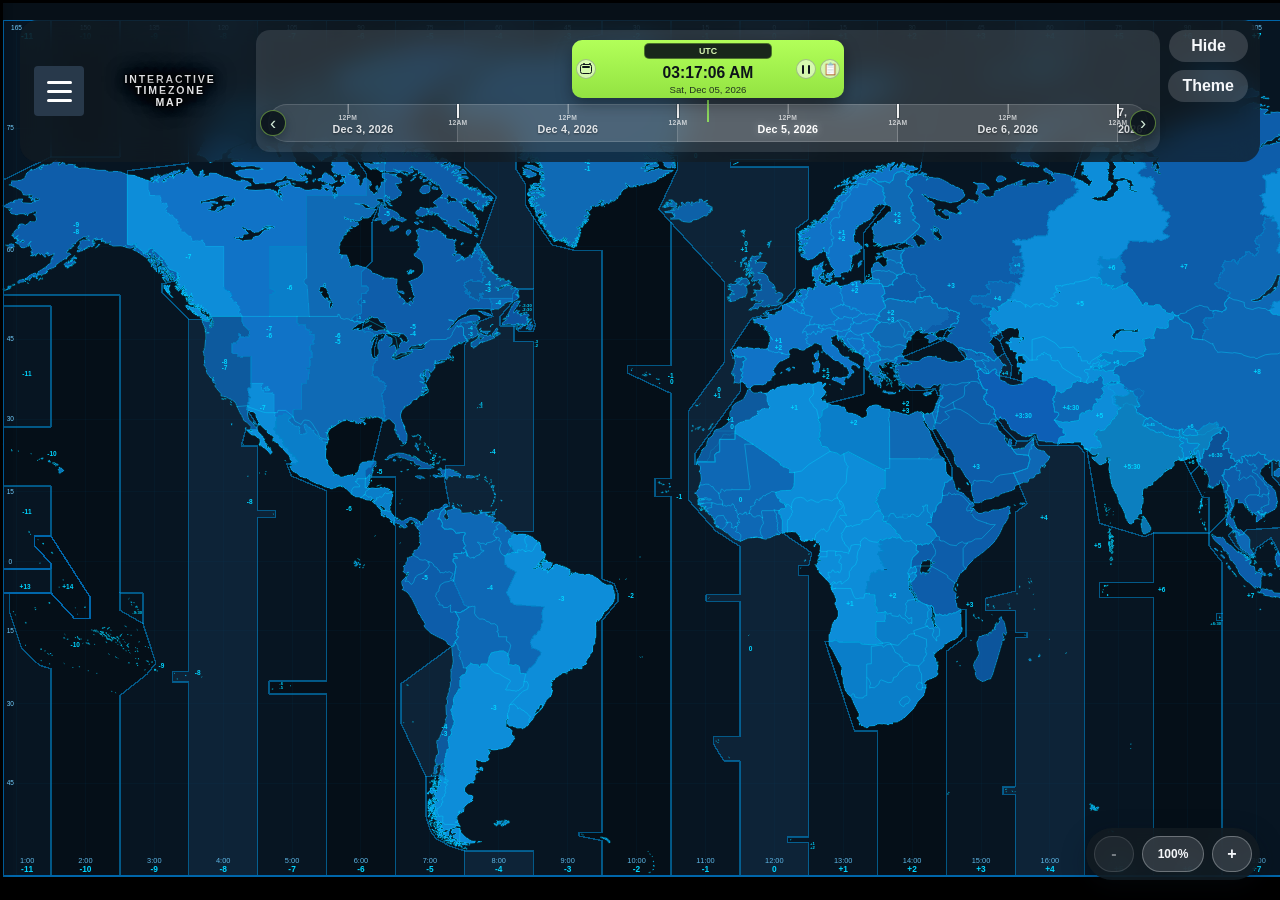
<file: demo/index.html>
<!DOCTYPE html>
<html lang="en">
<head>
    <meta charset="UTF-8">
    <meta name="viewport" content="width=device-width, initial-scale=1.0">
    <title>Interactive Timezone Map</title>
    <link rel="icon" type="image/svg+xml" href="./static/favicon.svg">
    <link rel="stylesheet" href="./static/css/style.min.css">
    <style>
        html, body {
            width: 100%;
            height: 100%;
            margin: 0;
            padding: 0;
            overflow: hidden;
        }

        .theme-selector {
            position: absolute;
            top: 50px;
            right: 12px;
            pointer-events: auto;
        }

        .theme-toggle-btn {
            appearance: none;
            border: 0;
            border-radius: 999px;
            padding: 8px 14px;
            background: rgba(245, 247, 250, 0.16);
            color: #f5f7fa;
            font: inherit;
            font-weight: 700;
            line-height: 1;
            cursor: pointer;
            transition: background 0.2s ease, transform 0.2s ease;
            width: 100%;
        }

        .theme-toggle-btn:hover {
            background: rgba(245, 247, 250, 0.24);
            transform: translateY(-1px);
        }

        .theme-dropdown {
            position: absolute;
            top: 100%;
            left: 0;
            margin-top: 4px;
            background-color: rgba(50, 50, 50, 0.95);
            border: 1px solid rgba(245, 247, 250, 0.2);
            border-radius: 4px;
            box-shadow: 0 2px 8px rgba(0, 0, 0, 0.3);
            z-index: 1001;
            min-width: 120px;
            overflow: hidden;
        }

        .theme-dropdown[hidden] {
            display: none;
        }

        .theme-option {
            padding: 10px 14px;
            cursor: pointer;
            font-size: 14px;
            color: #f5f7fa;
            background-color: transparent;
            transition: background-color 0.15s ease;
            display: block;
            width: 100%;
            text-align: left;
            border: none;
        }

        .theme-option:hover {
            background-color: rgba(245, 247, 250, 0.1);
        }

        .theme-option.is-selected {
            background-color: rgba(0, 102, 204, 0.3);
            color: #4da6ff;
            font-weight: 600;
        }
    </style>
</head>
<body>
    <main>
        <header class="app-header">
            <button id="menu-toggle" class="menu-toggle" type="button" aria-expanded="false" aria-controls="side-menu" aria-label="Open menu">
                <span></span>
                <span></span>
                <span></span>
            </button>
            <div class="header-copy">
                <p class="eyebrow">Interactive<br>Timezone<br>Map</p>
            </div>
            <div class="status-pill timeline-pill">
                <div class="time-slider-wrap">
                    <div class="timeline-rail">
                        <div id="slider-live-chip" class="slider-live-chip">
                            <div class="slider-live-chip-bubble">
                                <div class="chip-timezone-inline">
                                    <input id="chip-timezone-input" class="chip-timezone-input" type="text" placeholder="Search city or timezone" autocomplete="off" spellcheck="false" aria-label="Chip timezone" aria-expanded="false" />
                                    <div id="chip-timezone-dropdown" class="chip-timezone-dropdown" hidden>
                                        <div id="chip-timezone-list" class="chip-timezone-list"></div>
                                    </div>
                                </div>
                                <button id="chip-edit-toggle" class="chip-toggle chip-edit-toggle chip-control" type="button" aria-label="Datetime picker" title="Datetime picker" aria-expanded="false"><span class="edit-icon" aria-hidden="true"></span></button>
                                <button id="clock-toggle" class="clock-toggle chip-toggle" type="button" aria-label="Pause clock" aria-pressed="false"><span class="clock-icon" aria-hidden="true"></span></button>
                                <div class="chip-copy-wrap">
                                    <button id="chip-copy-toggle" class="chip-toggle chip-copy-toggle" type="button" aria-label="Copy chip time" title="Copy chip time">
                                        <span class="chip-copy-glyph" aria-hidden="true">&#128203;</span>
                                    </button>
                                    <div id="chip-copy-menu" class="pin-copy-menu" role="menu" aria-label="Copy chip time options">
                                        <button id="chip-copy-utc" class="pin-copy-item" type="button" role="menuitem">Copy UTC</button>
                                        <button id="chip-copy-local" class="pin-copy-item" type="button" role="menuitem">Copy Local</button>
                                    </div>
                                </div>
                                <strong id="slider-live-time">--:--</strong>
                                <span id="slider-live-date">your local time</span>
                            </div>
                            <div id="chip-datetime-popup" class="chip-datetime-popup" hidden>
                                <label class="chip-edit-label">Set date and time</label>
                                <div class="chip-datetime-popup-header">
                                    <button id="chip-datetime-prev" class="chip-datetime-nav" type="button" aria-label="Previous month">&#x2039;</button>
                                    <strong id="chip-datetime-month-label" class="chip-datetime-month-label">Month Year</strong>
                                    <button id="chip-datetime-next" class="chip-datetime-nav" type="button" aria-label="Next month">&#x203A;</button>
                                </div>
                                <div class="chip-datetime-weekdays" aria-hidden="true">
                                    <span>Su</span><span>Mo</span><span>Tu</span><span>We</span><span>Th</span><span>Fr</span><span>Sa</span>
                                </div>
                                <div id="chip-datetime-day-grid" class="chip-datetime-day-grid" role="grid" aria-label="Calendar"></div>
                                <div class="chip-datetime-time-row">
                                    <label for="chip-datetime-hour" class="chip-datetime-time-label">Time</label>
                                    <div class="chip-datetime-time-group">
                                        <input id="chip-datetime-hour" class="chip-datetime-time-input" type="number" min="0" max="23" step="1" inputmode="numeric" />
                                        <div class="chip-datetime-stepper" aria-hidden="true">
                                            <button type="button" class="chip-datetime-step-btn" data-time-part="hour" data-time-delta="1" tabindex="-1">&#9650;</button>
                                            <button type="button" class="chip-datetime-step-btn" data-time-part="hour" data-time-delta="-1" tabindex="-1">&#9660;</button>
                                        </div>
                                    </div>
                                    <span class="chip-datetime-time-sep">:</span>
                                    <div class="chip-datetime-time-group">
                                        <input id="chip-datetime-minute" class="chip-datetime-time-input" type="number" min="0" max="59" step="1" inputmode="numeric" />
                                        <div class="chip-datetime-stepper" aria-hidden="true">
                                            <button type="button" class="chip-datetime-step-btn" data-time-part="minute" data-time-delta="1" tabindex="-1">&#9650;</button>
                                            <button type="button" class="chip-datetime-step-btn" data-time-part="minute" data-time-delta="-1" tabindex="-1">&#9660;</button>
                                        </div>
                                    </div>
                                    <span class="chip-datetime-time-sep">:</span>
                                    <div class="chip-datetime-time-group">
                                        <input id="chip-datetime-second" class="chip-datetime-time-input" type="number" min="0" max="59" step="1" inputmode="numeric" />
                                        <div class="chip-datetime-stepper" aria-hidden="true">
                                            <button type="button" class="chip-datetime-step-btn" data-time-part="second" data-time-delta="1" tabindex="-1">&#9650;</button>
                                            <button type="button" class="chip-datetime-step-btn" data-time-part="second" data-time-delta="-1" tabindex="-1">&#9660;</button>
                                        </div>
                                    </div>
                                </div>
                                <div class="chip-edit-actions">
                                    <button id="chip-datetime-clear" class="chip-edit-action chip-edit-action-secondary" type="button">Now</button>
                                    <button id="chip-datetime-apply" class="chip-edit-action" type="button">Apply</button>
                                </div>
                            </div>
                        </div>
                        <button id="timeline-pan-left" class="timeline-pan-btn timeline-pan-left" type="button" aria-label="Pan timeline to the past">&#x2039;</button>
                        <div id="slider-day-segments" class="slider-day-segments" role="slider" tabindex="0" aria-label="Timeline" aria-valuemin="-2880" aria-valuemax="2880" aria-valuenow="0"></div>
                        <button id="timeline-pan-right" class="timeline-pan-btn timeline-pan-right" type="button" aria-label="Pan timeline to the future">&#x203A;</button>
                    </div>
                </div>
            </div>
            <button id="topbar-hide" class="topbar-hide-btn" type="button" aria-label="Hide top bar">Hide</button>
            <div class="theme-selector">
                <button id="theme-toggle" class="theme-toggle-btn" type="button" aria-label="Select map theme" aria-expanded="false">Theme</button>
                <div id="theme-dropdown" class="theme-dropdown" hidden>
                    <div class="theme-option" data-theme="modern">Modern</div>
                    <div class="theme-option" data-theme="classic">Classic</div>
                </div>
            </div>
        </header>

        <button id="topbar-show" class="show-topbar" type="button" aria-label="Show top bar">Show top bar</button>

        <nav id="side-menu" class="side-menu">
            <div class="side-menu-header">
                <h2>List</h2>
                <button id="menu-close" class="menu-close" type="button" aria-label="Close menu">&times;</button>
            </div>
            <section class="country-panel" aria-live="polite">
                <ul id="pin-list" class="pin-list" aria-label="Placed pins"></ul>
                <button id="copy-all-pins" class="copy-all-pins" type="button" disabled>Copy all to clipboard</button>
                <button id="clear-pins" class="clear-pins" type="button" disabled>Clear all pins</button>
            </section>
        </nav>

        <div id="overlay" class="overlay"></div>

        <div id="map-container" class="map-container">
            <div class="map-zoom-controls" role="group" aria-label="Map zoom controls">
                <button id="map-zoom-out" class="map-zoom-btn" type="button" aria-label="Zoom out">-</button>
                <button id="map-zoom-reset" class="map-zoom-btn map-zoom-reset" type="button" aria-label="Reset zoom">⟳</button>
                <button id="map-zoom-in" class="map-zoom-btn" type="button" aria-label="Zoom in">+</button>
            </div>
            <div id="map-wrapper" class="map-wrapper">
                <section class="map-tile" data-tile-index="0" aria-label="Map tile 1">
                    <div class="svg-host"></div>
                    <div class="pin-layer"></div>
                </section>
                <section class="map-tile" data-tile-index="1" aria-label="Map tile 2">
                    <div class="svg-host"></div>
                    <div class="pin-layer"></div>
                </section>
                <section class="map-tile" data-tile-index="2" aria-label="Map tile 3">
                    <div class="svg-host"></div>
                    <div class="pin-layer"></div>
                </section>
            </div>
        </div>
    </main>

    <script src="./static/js/main.min.js"></script>
</body>
</html>
</file>
<file: demo/static/css/style.min.css>
*{margin:0;padding:0;box-sizing:border-box}body{font-family:'Segoe UI',Tahoma,Geneva,Verdana,sans-serif;line-height:1.6;color:#333;background-color:#1a1a1a;width:100%;height:100vh;overflow:hidden}main{width:100%;height:100%}.app-header{position:fixed;top:20px;left:20px;right:20px;display:flex;align-items:center;gap:12px;padding:10px 100px 10px 14px;border-radius:18px;background:rgba(19,27,34,0.72);color:#f5f7fa;backdrop-filter:blur(14px);z-index:110;pointer-events:none}.topbar-hide-btn{position:absolute;top:10px;right:12px;appearance:none;border:0;border-radius:999px;padding:8px 14px;background:rgba(245,247,250,0.16);color:#f5f7fa;font:inherit;font-weight:700;line-height:1;cursor:pointer;pointer-events:auto;transition:background 0.2s ease,transform 0.2s ease;width:79px}.topbar-hide-btn:hover{background:rgba(245,247,250,0.24);transform:translateY(-1px)}.header-copy{display:flex;align-self:center;justify-content:center;align-items:center;text-align:center;flex:0 0 clamp(98px,11vw,132px);min-height:62px;min-width:98px;margin:0 8px}.header-copy h1{font-size:1.05rem;font-weight:600}.eyebrow{position:static;transform:none;line-height:1.1;font-size:0.66rem;font-weight:700;letter-spacing:0.18em;text-transform:uppercase;color:rgba(245,247,250,0.95);width:auto;margin:0;z-index:1;-webkit-text-stroke:0.55px rgba(0,0,0,0.9);paint-order:stroke fill;text-shadow:0 0 2px rgba(0,0,0,1),0 0 7px rgba(0,0,0,0.95),0 0 14px rgba(0,0,0,0.86),0 2px 10px rgba(0,0,0,0.86),0 0 24px rgba(0,0,0,0.68)}.status-pill{display:flex;flex-direction:column;justify-content:center;gap:1px;padding:10px 12px;min-height:62px;height:62px;border-radius:14px;background:rgba(245,247,250,0.12);color:#f5f7fa;min-width:190px;pointer-events:auto}.time-pill{flex:0 0 230px;min-width:220px;height:auto;min-height:62px;gap:3px}.timeline-pill{flex:1 1 auto;width:auto;min-width:360px;height:auto;min-height:62px;gap:5px}.status-label{font-size:0.68rem;letter-spacing:0.14em;text-transform:uppercase;color:rgba(245,247,250,0.68)}.status-subtle{font-size:0.76rem;color:rgba(245,247,250,0.72)}.browser-time-row{display:flex;align-items:center;justify-content:space-between;gap:8px;width:100%}#browser-time{font-variant-numeric:tabular-nums}.clock-toggle{margin-top:0;margin-left:auto;align-self:auto;border:1px solid rgba(245,247,250,0.28);border-radius:999px;background:rgba(245,247,250,0.12);color:#f5f7fa;font-size:0.68rem;font-weight:700;letter-spacing:0.04em;text-transform:uppercase;padding:3px 10px;cursor:pointer;pointer-events:auto;transition:background 0.15s ease,border-color 0.15s ease}.clock-toggle:hover{background:rgba(245,247,250,0.2);border-color:rgba(245,247,250,0.42)}.clock-toggle[aria-pressed="true"]{background:rgba(233,79,55,0.35);border-color:rgba(233,79,55,0.6)}.time-slider-wrap{display:flex;flex-direction:column;gap:0;width:100%;--day-step-pct:0.14%}.timeline-rail{position:relative;padding-top:64px}.slider-legend{display:flex;justify-content:space-between;font-size:0.62rem;letter-spacing:0.08em;text-transform:uppercase;color:rgba(245,247,250,0.66)}.slider-day-segments{position:relative;margin:0;z-index:2;height:38px;border-radius:999px;overflow:hidden;display:flex;box-shadow:inset 0 0 0 1px rgba(255,255,255,0.14);cursor:pointer;touch-action:none;user-select:none;-webkit-user-select:none}.timeline-pan-btn{position:absolute;top:calc(64px + 19px);transform:translateY(-50%);width:26px;height:26px;border-radius:999px;border:1px solid rgba(178,255,89,0.45);background:rgba(12,21,28,0.9);color:rgba(220,244,225,0.95);font-size:1.15rem;line-height:1;display:inline-flex;align-items:center;justify-content:center;cursor:pointer;z-index:6;box-shadow:0 4px 10px rgba(10,16,22,0.35)}.timeline-pan-left{left:-8px}.timeline-pan-right{right:-8px}.timeline-pan-btn:hover{background:rgba(18,33,43,0.95);border-color:rgba(178,255,89,0.7)}.timeline-pan-btn:active{transform:translateY(-50%) scale(0.96)}.slider-day-block{position:relative;flex:0 0 auto;display:flex;align-items:flex-end;justify-content:center;padding-bottom:4px;font-size:0.67rem;color:rgba(245,247,250,0.9);font-weight:700;letter-spacing:0.02em;text-shadow:0 1px 2px rgba(0,0,0,0.45)}.slider-day-label{position:relative;z-index:1}.slider-midnight-tick{position:absolute;left:0;top:0;width:2px;height:14px;background:rgba(255,255,255,0.9);box-shadow:0 0 0 1px rgba(10,16,22,0.25);transform:translateX(-1px)}.slider-noon-tick{position:absolute;top:0;transform:translateX(-50%);display:flex;flex-direction:column;align-items:center;pointer-events:none;z-index:2}.slider-noon-tick::before{content:'';width:1px;height:10px;background:rgba(255,255,255,0.55)}.slider-half-day-label{font-size:0.42rem;font-weight:700;letter-spacing:0.04em;color:rgba(255,255,255,0.7);text-transform:uppercase;line-height:1;text-shadow:none;white-space:nowrap;margin-top:1px}.slider-midnight-tick .slider-half-day-label{position:absolute;top:15px;left:50%;transform:translateX(-50%)}.slider-day-block:nth-child(odd){background:rgba(255,255,255,0.08)}.slider-day-block:nth-child(even){background:rgba(255,255,255,0.15)}.slider-day-block:not(:last-child){box-shadow:inset -1px 0 0 rgba(255,255,255,0.22)}.slider-day-block.is-current-day{background:rgba(255,255,255,0.22);color:#ffffff;text-shadow:0 0 8px rgba(255,255,255,0.35)}.slider-live-chip{position:absolute;top:0;left:50%;width:max-content;transform:translateX(-50%);z-index:4;display:flex;flex-direction:column;align-items:center;pointer-events:auto;cursor:grab;touch-action:none;user-select:none;-webkit-user-select:none}.slider-live-chip.is-dragging{cursor:grabbing}.slider-live-chip-bubble{display:flex;flex-direction:column;align-items:center;justify-content:center;position:relative;min-width:200px;min-height:58px;padding:2px 28px;border-radius:10px;background:linear-gradient(180deg,#b2ff59,#93e342);box-shadow:0 6px 16px rgba(0,0,0,0.35)}.chip-timezone-inline{width:100%;padding:0 44px;margin-bottom:0;position:relative;display:flex;align-items:center}.slider-live-chip::after{content:'';margin-top:2px;width:2px;height:22px;background:rgba(158,255,90,0.75)}.slider-live-timezone{font-size:0.52rem;line-height:1;letter-spacing:0.03em;text-transform:uppercase;color:rgba(13,20,26,0.72);max-width:100%;overflow:hidden;text-overflow:ellipsis;white-space:nowrap;margin-bottom:1px}.chip-toggle{position:absolute;top:50%;transform:translateY(-50%);right:4px;margin:0;width:20px;height:20px;border-radius:999px;padding:0;display:inline-flex;align-items:center;justify-content:center;font-size:0.68rem;font-weight:800;letter-spacing:0;color:#0d141a;border:1px solid rgba(13,20,26,0.26);background:rgba(255,255,255,0.55);z-index:1;text-transform:none;cursor:pointer}.chip-edit-toggle{left:4px;right:auto}.clock-toggle.chip-toggle{right:28px}.chip-copy-wrap{position:absolute;top:50%;right:4px;transform:translateY(-50%);z-index:2;display:flex;align-items:center}.chip-copy-toggle{position:static;top:auto;right:auto;transform:none;font-size:0.75rem}.chip-copy-toggle .chip-copy-glyph{line-height:1;transform:translateY(-0.5px)}.chip-toggle:hover{background:rgba(255,255,255,0.78);border-color:rgba(13,20,26,0.38)}.chip-toggle[aria-pressed="true"]{background:rgba(233,79,55,0.34);border-color:rgba(233,79,55,0.62);color:#7a1202}.chip-toggle .edit-icon{position:relative;width:12px;height:10px;display:inline-block;border:1.5px solid currentColor;border-radius:2.5px;box-sizing:border-box}.chip-toggle .edit-icon::before{content:'';position:absolute;left:1px;right:1px;top:1px;height:1.5px;border-radius:1px;background:currentColor}.chip-toggle .edit-icon::after{content:'';position:absolute;top:-2px;left:2px;width:2px;height:2px;border-radius:50%;background:currentColor;box-shadow:6px 0 0 currentColor}.chip-edit-toggle[aria-expanded="true"]{background:rgba(255,255,255,0.88);border-color:rgba(13,20,26,0.45)}.chip-toggle .clock-icon{position:relative;width:11px;height:11px;display:inline-block}.chip-toggle .clock-icon::before,.chip-toggle .clock-icon::after{content:'';position:absolute;top:1px;width:2.4px;height:9px;border-radius:1.2px;background:currentColor;transition:transform 0.18s cubic-bezier(0.34,1.56,0.64,1),opacity 0.18s ease}.chip-toggle .clock-icon::before{left:1.5px}.chip-toggle .clock-icon::after{right:1.5px}.chip-toggle[aria-pressed="true"] .clock-icon{width:0;height:0;border-top:5.5px solid transparent;border-bottom:5.5px solid transparent;border-left:9.5px solid currentColor}.chip-toggle[aria-pressed="true"] .clock-icon::before,.chip-toggle[aria-pressed="true"] .clock-icon::after{opacity:0;transform:scale(0.8)}.chip-datetime-popup{position:absolute;top:100%;left:50%;transform:translateX(-50%);width:292px;padding:10px;border-radius:10px;border:1px solid rgba(147,227,66,0.45);background:linear-gradient(160deg,rgba(14,24,32,0.98),rgba(8,16,22,0.98));box-shadow:0 12px 28px rgba(0,0,0,0.6),inset 0 1px 0 rgba(178,255,89,0.1);backdrop-filter:blur(8px);z-index:5}.chip-edit-label{display:block;font-size:0.62rem;font-weight:700;letter-spacing:0.06em;text-transform:uppercase;color:rgba(147,227,66,0.75);margin-bottom:6px}.chip-timezone-input{width:100%;border:1px solid rgba(147,227,66,0.4);border-radius:5px;background:rgba(9,16,22,0.9);color:#d6f5b0;padding:2px 6px;font-size:0.55rem;font-weight:700;font-family:inherit;line-height:1.2;text-align:center}.chip-timezone-input::placeholder{color:rgba(147,227,66,0.52);text-align:center}.chip-timezone-input:focus{outline:none;border-color:#93e342;box-shadow:0 0 0 2px rgba(147,227,66,0.2)}.chip-datetime-popup-header{display:flex;align-items:center;justify-content:space-between;gap:6px}.chip-datetime-month-label{flex:1;text-align:center;font-size:0.74rem;font-weight:700;color:#d6f5b0}.chip-datetime-nav{width:24px;height:24px;border:1px solid rgba(147,227,66,0.46);border-radius:6px;background:rgba(147,227,66,0.12);color:#d6f5b0;font-size:0.95rem;line-height:1;cursor:pointer}.chip-datetime-nav:hover{background:rgba(147,227,66,0.22)}.chip-datetime-weekdays{margin-top:8px;display:grid;grid-template-columns:repeat(7,1fr);gap:4px}.chip-datetime-weekdays span{text-align:center;font-size:0.57rem;font-weight:700;color:rgba(147,227,66,0.62)}.chip-datetime-day-grid{margin-top:4px;display:grid;grid-template-columns:repeat(7,1fr);gap:4px}.chip-datetime-day{appearance:none;border:1px solid rgba(147,227,66,0.22);border-radius:6px;background:rgba(11,20,27,0.74);color:rgba(214,245,176,0.9);height:24px;font-size:0.63rem;font-weight:700;font-variant-numeric:tabular-nums;cursor:pointer}.chip-datetime-day.is-outside-month{opacity:0.45}.chip-datetime-day.is-current-month:hover{background:rgba(147,227,66,0.2)}.chip-datetime-day.is-today{border-color:rgba(147,227,66,0.62)}.chip-datetime-day.is-selected{background:linear-gradient(180deg,#b2ff59,#93e342);color:#0d141a;border-color:rgba(147,227,66,0.82)}.chip-datetime-time-row{margin-top:8px;display:flex;align-items:center;gap:6px}.chip-datetime-time-label{font-size:0.6rem;font-weight:700;letter-spacing:0.04em;color:rgba(147,227,66,0.72);text-transform:uppercase}.chip-datetime-time-input{width:46px;border:1px solid rgba(147,227,66,0.4);border-radius:6px;background:rgba(9,16,22,0.9);color:#d6f5b0;padding:5px 6px;font-size:0.7rem;font-family:'Courier New',Consolas,monospace;font-variant-numeric:tabular-nums;text-align:center;appearance:textfield}.chip-datetime-time-input::-webkit-outer-spin-button,.chip-datetime-time-input::-webkit-inner-spin-button{-webkit-appearance:none;margin:0}.chip-datetime-time-input:focus{outline:none;border-color:#93e342;box-shadow:0 0 0 2px rgba(147,227,66,0.2)}.chip-datetime-time-group{display:inline-flex;align-items:stretch;gap:4px}.chip-datetime-stepper{display:inline-flex;flex-direction:column;gap:2px}.chip-datetime-step-btn{width:16px;height:11px;padding:0;border:1px solid rgba(147,227,66,0.45);border-radius:3px;background:rgba(147,227,66,0.14);color:rgba(214,245,176,0.92);font-size:0.42rem;line-height:1;cursor:pointer}.chip-datetime-step-btn:hover{background:rgba(147,227,66,0.24);border-color:rgba(147,227,66,0.62)}.chip-datetime-time-sep{color:rgba(147,227,66,0.65);font-weight:700}.chip-edit-actions{margin-top:8px;display:flex;gap:6px}.chip-edit-action{flex:1;border:1px solid rgba(147,227,66,0.55);border-radius:7px;padding:6px 0;font-size:0.68rem;font-weight:700;font-family:inherit;color:#0d141a;background:linear-gradient(180deg,#b2ff59,#93e342);cursor:pointer;transition:filter 0.15s}.chip-timezone-dropdown{position:absolute;top:100%;left:0;right:0;margin-top:4px;border-radius:10px;border:1px solid rgba(147,227,66,0.45);background:rgba(44,62,80,0.95);box-shadow:0 12px 28px rgba(0,0,0,0.6),inset 0 1px 0 rgba(178,255,89,0.1);backdrop-filter:blur(8px);z-index:5;max-height:220px;overflow-y:auto;scrollbar-width:thin;scrollbar-color:rgba(255,255,255,0.3) rgba(255,255,255,0.08)}.chip-timezone-dropdown::-webkit-scrollbar{width:9px}.chip-timezone-dropdown::-webkit-scrollbar-track{background:rgba(255,255,255,0.08);border-radius:999px}.chip-timezone-dropdown::-webkit-scrollbar-thumb{border-radius:999px;background:linear-gradient(180deg,rgba(255,255,255,0.46),rgba(178,255,89,0.65));border:2px solid rgba(44,62,80,0.9)}.chip-timezone-dropdown::-webkit-scrollbar-thumb:hover{background:linear-gradient(180deg,rgba(255,255,255,0.56),rgba(178,255,89,0.82))}.chip-timezone-list{padding:6px;display:flex;flex-direction:column;gap:4px}.chip-timezone-option{padding:7px 10px;border-radius:8px;background:rgba(255,255,255,0.07);color:rgba(255,255,255,0.9);font-size:0.82rem;font-weight:600;cursor:pointer;transition:background 0.15s ease,box-shadow 0.15s ease;white-space:nowrap;overflow:hidden;text-overflow:ellipsis;border:1px solid rgba(255,255,255,0.05);pointer-events:auto}.chip-timezone-option:hover{background:rgba(255,255,255,0.14);border-color:rgba(178,255,89,0.3)}.chip-timezone-option.is-selected{background:linear-gradient(180deg,#b2ff59,#93e342);color:#0d141a;border-color:rgba(147,227,66,0.82);font-weight:700}.chip-edit-action:hover{filter:brightness(1.1)}.chip-edit-action-secondary{color:rgba(147,227,66,0.9);background:rgba(147,227,66,0.1);border-color:rgba(147,227,66,0.35)}.chip-edit-action-secondary:hover{background:rgba(147,227,66,0.18);filter:none}#slider-live-time{display:inline-flex;align-items:center;justify-content:center;min-width:108px;height:24px;margin-top:1px;padding:0;color:#0d141a;font-size:0.98rem;font-weight:800;line-height:1;font-variant-numeric:tabular-nums;white-space:nowrap}.slider-live-chip #slider-live-date{margin-top:1px;font-size:0.6rem;line-height:1;color:rgba(13,20,26,0.86);text-transform:none;white-space:nowrap}.slider-datetime{font-size:0.68rem;opacity:0.9}.toggle-pill{appearance:none;font:inherit;border:0;text-align:left;cursor:pointer;transition:background 0.2s ease,transform 0.2s ease}.toggle-pill:hover{background:rgba(245,247,250,0.2);transform:translateY(-1px)}.toggle-pill.is-off{background:rgba(245,247,250,0.06);color:rgba(245,247,250,0.78)}.app-header.is-collapsed{opacity:0;transform:translateY(-130%);pointer-events:none}.show-topbar{position:fixed;top:20px;right:20px;z-index:130;border:0;border-radius:999px;padding:10px 16px;background:rgba(19,27,34,0.84);color:#f5f7fa;font-weight:600;cursor:pointer;display:none;box-shadow:0 10px 22px rgba(10,16,22,0.28)}.show-topbar.visible{display:inline-block}.map-container{--map-zoom:1;width:100%;height:100%;position:relative;overflow-x:scroll;overflow-y:auto;background-color:#eef3f8;scroll-behavior:auto}.map-container.theme-modern{background-color:#000}.map-container.is-interacting .country-shape{transition:none!important}.map-container.is-interacting .svg-host svg .c{filter:none!important;opacity:0.82}.map-container.is-interacting .svg-host svg .p,.map-container.is-interacting .svg-host svg .s,.map-container.is-interacting .svg-host svg .d{display:none!important}.map-zoom-controls{position:fixed;right:20px;bottom:20px;z-index:120;display:inline-flex;align-items:center;gap:8px;padding:8px;border-radius:999px;background:rgba(19,27,34,0.82);backdrop-filter:blur(10px);box-shadow:0 8px 24px rgba(10,16,22,0.34)}.map-zoom-btn{appearance:none;border:1px solid rgba(245,247,250,0.3);border-radius:999px;min-width:40px;height:36px;padding:0 12px;background:rgba(245,247,250,0.14);color:#f5f7fa;font:inherit;font-weight:700;line-height:1;cursor:pointer}.map-zoom-btn:hover{background:rgba(245,247,250,0.24)}.map-zoom-btn:disabled{opacity:0.45;cursor:default}.map-zoom-reset{min-width:62px;font-size:0.75rem}.map-zoom-value{min-width:50px;text-align:right;color:rgba(245,247,250,0.9);font-size:0.74rem;font-weight:700;letter-spacing:0.03em}.map-container::-webkit-scrollbar{height:8px}.map-container::-webkit-scrollbar-track{background:#ddd}.map-container::-webkit-scrollbar-thumb{background:#888;border-radius:4px}.map-container::-webkit-scrollbar-thumb:hover{background:#555}.map-wrapper{display:flex;align-items:stretch;height:100%;width:max-content;background-color:#eef3f8;contain:layout paint;will-change:width,height}.map-container.theme-modern .map-wrapper{background-color:#000}.map-tile{position:relative;height:100%;flex-shrink:0;aspect-ratio:1789 / 970;cursor:grab;user-select:none;contain:layout paint}.map-tile.is-dragging{cursor:grabbing}.svg-host,.svg-host svg,.pin-layer{width:100%;height:100%}.svg-host{position:relative}.svg-host svg{display:block;transform:translateZ(0);backface-visibility:hidden;will-change:transform}.svg-host svg text{pointer-events:none}.country-shape{transition:fill 0.12s ease,fill-opacity 0.12s ease}.country-shape.is-hovered{fill-opacity:1;filter:brightness(0.9) saturate(1.08)}.theme-modern .country-shape.is-hovered{fill:#3f454d!important;fill-opacity:0.96;filter:none}.pin-layer{position:absolute;inset:0;pointer-events:none;z-index:3}.map-pin{position:absolute;transform:translate(-50%,-100%);display:flex;flex-direction:column;align-items:center;pointer-events:auto;cursor:default}.pin-callout{display:flex;align-items:center;padding:4px 8px 4px 4px;border-radius:999px;background:rgba(14,21,27,0.92);backdrop-filter:blur(10px);-webkit-backdrop-filter:blur(10px);border:1px solid rgba(255,255,255,0.1);color:#f6f8fb;font-size:0.73rem;white-space:nowrap;box-shadow:0 4px 18px rgba(10,16,22,0.45)}.pin-num{flex-shrink:0;width:20px;height:20px;border-radius:50%;background:#e94f37;color:#fff;font-size:0.68rem;font-weight:700;display:flex;align-items:center;justify-content:center;margin-right:7px}.pin-text{line-height:1.2}.pin-meta{display:flex;flex-direction:column;align-items:flex-start;gap:2px}.pin-time{line-height:1;font-size:0.69rem;font-weight:700;color:rgba(255,255,255,0.86);font-variant-numeric:tabular-nums}.clock-paused .pin-time::after{content:'  ||';font-size:0.62rem;letter-spacing:0.08em;color:rgba(233,79,55,0.95);font-weight:800}.pin-abbr{line-height:1;font-size:0.65rem;font-weight:600;color:rgba(255,255,255,0.72);letter-spacing:0.5px;text-transform:uppercase}.pin-utc-offset{line-height:1;font-size:0.62rem;font-weight:500;color:rgba(255,255,255,0.55);letter-spacing:0.3px;font-variant-numeric:tabular-nums}.pin-stem{width:2px;height:8px;background:linear-gradient(to bottom,rgba(14,21,27,0.55),rgba(233,79,55,0.75));flex-shrink:0}.pin-dot{width:10px;height:10px;border-radius:50%;background:#e94f37;border:2px solid rgba(255,255,255,0.92);box-shadow:0 0 0 3px rgba(233,79,55,0.28),0 2px 8px rgba(10,16,22,0.4);flex-shrink:0}.pin-delete{flex-shrink:0;width:18px;height:18px;border-radius:50%;border:none;background:transparent;color:rgba(255,255,255,0.5);font-size:1rem;line-height:1;cursor:pointer;display:flex;align-items:center;justify-content:center;padding:0;margin-left:5px;opacity:0;transition:opacity 0.15s ease,background 0.15s ease,color 0.15s ease}.map-pin:hover .pin-delete{opacity:1}.pin-delete:hover{background:#e94f37;color:#fff}.pin-copy{flex-shrink:0;width:18px;height:18px;border-radius:50%;border:none;background:transparent;color:rgba(255,255,255,0.5);font-size:0.9rem;line-height:1;cursor:pointer;display:flex;align-items:center;justify-content:center;padding:0;margin-left:5px;opacity:0;transition:opacity 0.15s ease,background 0.15s ease,color 0.15s ease;position:relative}.map-pin:hover .pin-copy{opacity:1}.pin-copy:hover{background:rgba(233,79,55,0.4);color:#fff}.pin-copy-menu{position:absolute;top:100%;right:0;margin-top:4px;display:none;flex-direction:column;gap:2px;padding:4px;border-radius:6px;background:rgba(14,21,27,0.95);border:1px solid rgba(255,255,255,0.15);box-shadow:0 4px 12px rgba(10,16,22,0.6);z-index:20}.pin-copy-menu.open{display:flex}.pin-copy-item{padding:4px 8px;border:none;border-radius:4px;background:transparent;color:rgba(255,255,255,0.85);font-size:0.7rem;font-weight:600;cursor:pointer;white-space:nowrap;transition:background 0.1s ease}.pin-copy-item:hover{background:rgba(233,79,55,0.5);color:#fff}.menu-toggle{width:50px;height:50px;background-color:rgba(44,62,80,0.9);border:none;cursor:pointer;border-radius:4px;display:flex;flex-direction:column;justify-content:center;align-items:center;gap:6px;z-index:111;transition:all 0.3s ease;flex-shrink:0;pointer-events:auto}.menu-toggle:hover{background-color:rgba(44,62,80,1);transform:scale(1.05)}.menu-toggle span{width:25px;height:3px;background-color:white;border-radius:2px;transition:all 0.3s ease}.menu-toggle.is-hidden{opacity:0;pointer-events:none;transform:translateX(-24px)}.side-menu{position:fixed;left:0;top:0;width:348px;height:100vh;background-color:#2c3e50;color:white;padding:20px;display:flex;flex-direction:column;transform:translateX(-100%);transition:transform 0.3s ease;z-index:120;box-shadow:2px 0 10px rgba(0,0,0,0.3);overflow:hidden}.side-menu.open{transform:translateX(0)}.side-menu-header{display:flex;align-items:center;justify-content:space-between;gap:12px;margin-bottom:12px}.side-menu-header h2{font-size:1.4rem}.menu-close{background:none;border:none;color:white;font-size:30px;cursor:pointer;transition:transform 0.2s ease}.menu-close:hover{transform:scale(1.2)}.side-menu-copy{margin-bottom:24px;color:rgba(255,255,255,0.76);font-size:0.95rem;line-height:1.5}.country-panel{flex:1;min-height:0;padding:16px;border-radius:14px;background:rgba(255,255,255,0.08);display:flex;flex-direction:column}.country-panel-label{margin-bottom:8px;font-size:0.72rem;letter-spacing:0.16em;text-transform:uppercase;color:rgba(255,255,255,0.62)}.country-panel h3{font-size:1.25rem;margin-bottom:8px}.country-panel p{color:rgba(255,255,255,0.8)}.pin-list{list-style:none;margin:0;display:flex;flex-direction:column;gap:6px;flex:1;min-height:0;max-height:none;overflow-y:auto;padding-right:4px;scrollbar-width:thin;scrollbar-color:rgba(255,255,255,0.3) rgba(255,255,255,0.08)}.pin-list::-webkit-scrollbar{width:9px}.pin-list::-webkit-scrollbar-track{background:rgba(255,255,255,0.08);border-radius:999px}.pin-list::-webkit-scrollbar-thumb{border-radius:999px;background:linear-gradient(180deg,rgba(255,255,255,0.46),rgba(233,79,55,0.65));border:2px solid rgba(44,62,80,0.9)}.pin-list::-webkit-scrollbar-thumb:hover{background:linear-gradient(180deg,rgba(255,255,255,0.56),rgba(233,79,55,0.82))}.pin-list:empty::before{content:'No pins placed yet.';display:block;padding:4px 0;color:rgba(255,255,255,0.5);font-size:0.85rem}.pin-list-item{display:flex;align-items:center;gap:8px;padding:7px 10px;border-radius:8px;background:rgba(255,255,255,0.07);font-size:0.82rem;color:rgba(255,255,255,0.9);cursor:grab;user-select:none;transition:background 0.15s ease,box-shadow 0.15s ease}.pin-list-item.is-dragging{opacity:0.55;cursor:grabbing}.pin-list-item.drop-before{box-shadow:inset 0 2px 0 rgba(233,79,55,0.95)}.pin-list-item.drop-after{box-shadow:inset 0 -2px 0 rgba(233,79,55,0.95)}.pin-list-number{flex-shrink:0;width:20px;height:20px;border-radius:50%;background:#e94f37;color:#fff;font-size:0.7rem;font-weight:700;display:flex;align-items:center;justify-content:center}.pin-list-label{flex:1;min-width:0;overflow:hidden;text-overflow:ellipsis;white-space:nowrap}.pin-list-meta{flex:1;min-width:0;display:flex;flex-direction:column;gap:2px}.pin-list-time{font-size:0.7rem;color:rgba(255,255,255,0.74);white-space:nowrap}.pin-list-abbr{font-size:0.65rem;color:rgba(255,255,255,0.62);letter-spacing:0.3px;text-transform:uppercase;font-weight:600}.pin-list-actions{flex-shrink:0;display:flex;align-items:center;gap:6px}.pin-list-copy{opacity:1;margin-left:0;width:22px;height:22px;color:rgba(255,255,255,0.78);background:rgba(255,255,255,0.08)}.pin-list-copy:hover{background:rgba(233,79,55,0.5);color:#fff}.pin-list-delete{flex-shrink:0;width:22px;height:22px;border-radius:50%;border:none;background:rgba(233,79,55,0.22);color:rgba(255,255,255,0.8);font-size:1rem;cursor:pointer;display:flex;align-items:center;justify-content:center;padding:0;transition:background 0.15s ease}.pin-list-delete:hover{background:#e94f37;color:#fff}.clear-pins{margin-top:12px;width:100%;padding:10px 12px;border:0;border-radius:10px;background:#f4b942;color:#16202a;font-weight:700;cursor:pointer;transition:transform 0.2s ease,background 0.35s ease,box-shadow 0.35s ease}.clear-pins:hover{background:#ffd26e;transform:translateY(-1px)}.clear-pins:disabled{opacity:0.4;cursor:default;transform:none}.copy-all-pins{margin-top:12px;width:100%;padding:10px 12px;border:0;border-radius:10px;background:#5fc2ff;color:#112332;font-weight:700;cursor:pointer;transition:transform 0.2s ease,background 0.35s ease,box-shadow 0.35s ease}.copy-all-pins:hover{background:#8dd4ff;transform:translateY(-1px)}.copy-all-pins:disabled{opacity:0.4;cursor:default;transform:none}.copy-all-pins.is-success-flash,.clear-pins.is-success-flash{background:#65d66f;box-shadow:0 0 0 2px rgba(101,214,111,0.25),0 8px 18px rgba(49,133,57,0.28)}.side-menu ul{list-style:none}.side-menu li{margin-bottom:15px}.side-menu a{color:white;text-decoration:none;font-size:1.1rem;display:block;padding:10px;border-radius:4px;transition:background-color 0.2s ease}.side-menu a:hover{background-color:#34495e}.overlay{position:fixed;top:0;left:0;width:100%;height:100%;background-color:rgba(0,0,0,0.5);opacity:0;visibility:hidden;transition:opacity 0.3s ease,visibility 0.3s ease;z-index:115}.overlay.active{opacity:1;visibility:visible}@media (max-width:720px){.app-header{top:12px;left:12px;right:12px;padding:12px 86px 12px 14px}.header-copy h1{font-size:1rem}.header-copy{flex:1 1 100%;min-height:auto;margin:2px 0 4px;order:2}.status-pill{min-width:0;width:100%}.timeline-pill{min-width:0;flex:1 1 100%;order:3}.time-pill{flex:1 1 100%}.timeline-rail{padding-top:24px}#slider-live-time{min-width:82px;height:26px;font-size:0.9rem}.slider-live-chip::after{height:24px}.app-header{align-items:flex-start;flex-wrap:wrap}.menu-toggle{order:1}.side-menu{width:min(84vw,320px)}.show-topbar{top:12px;right:12px}}
</file>
